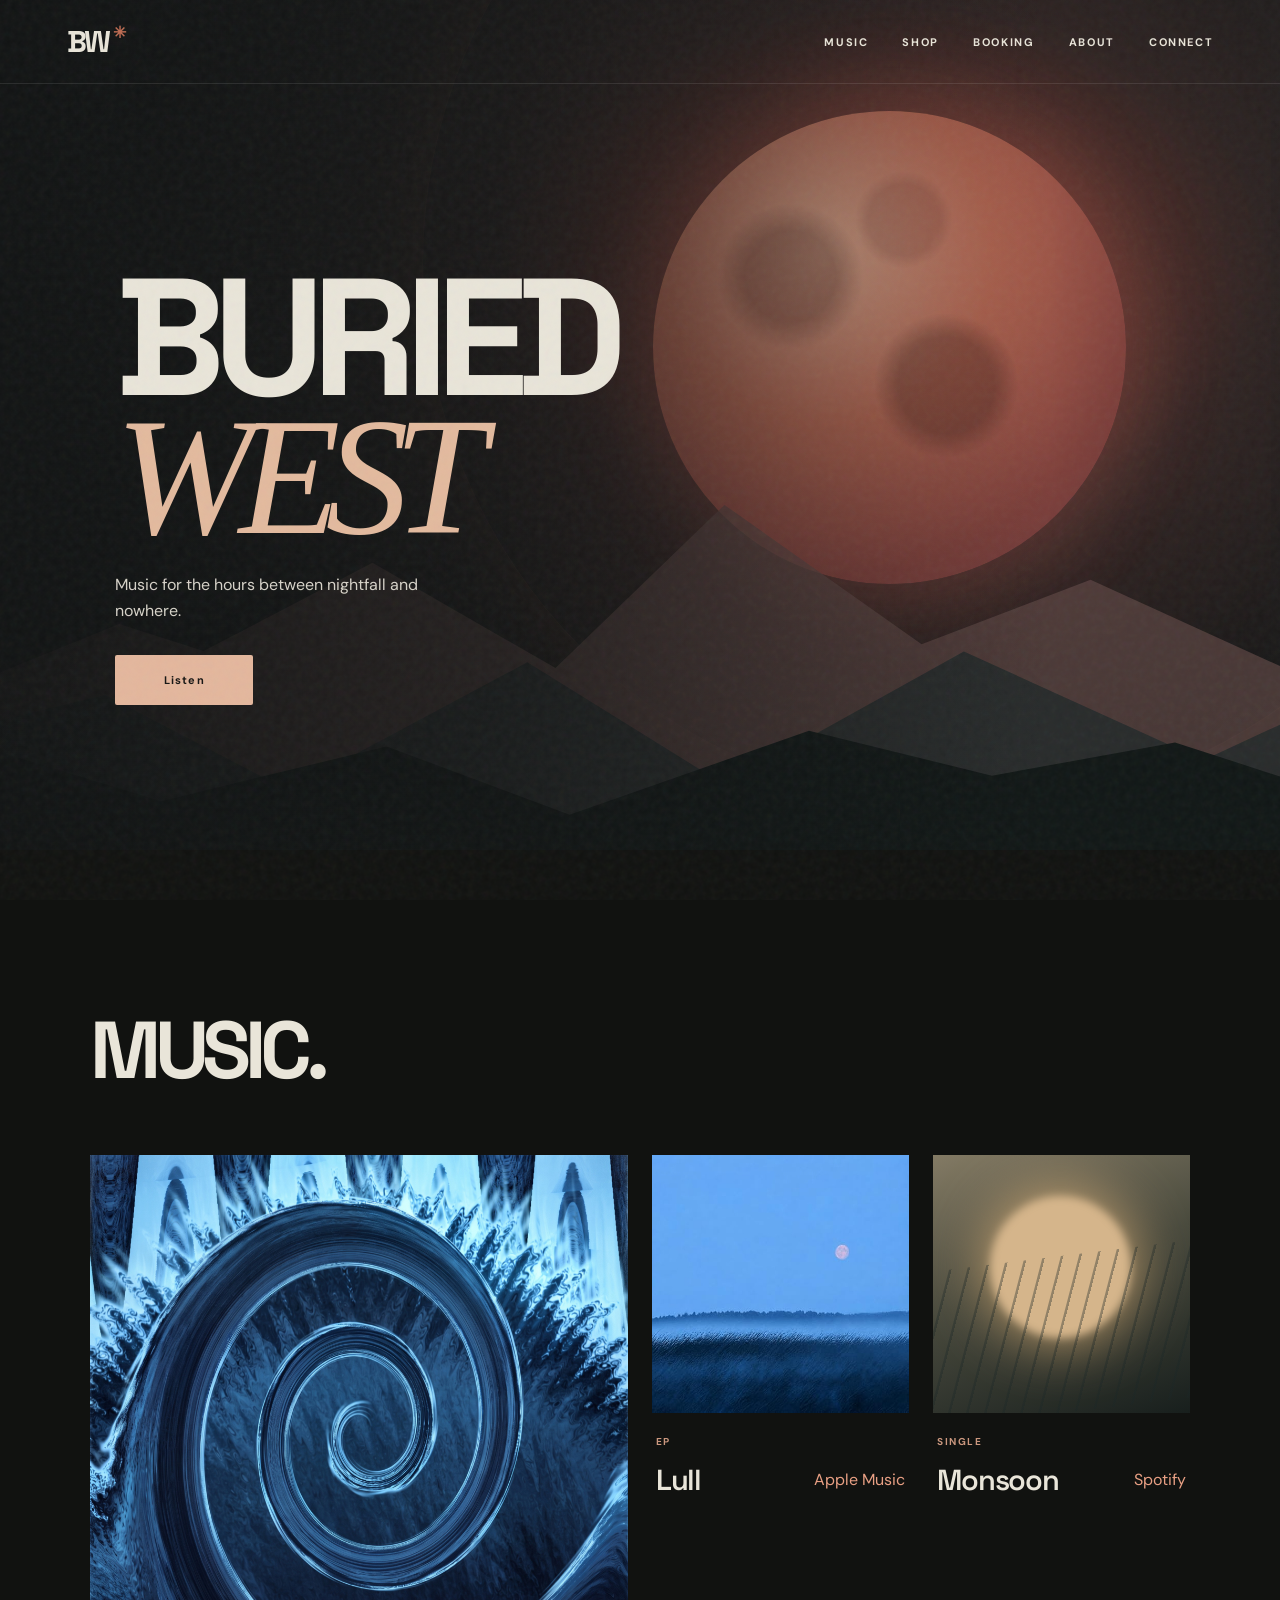
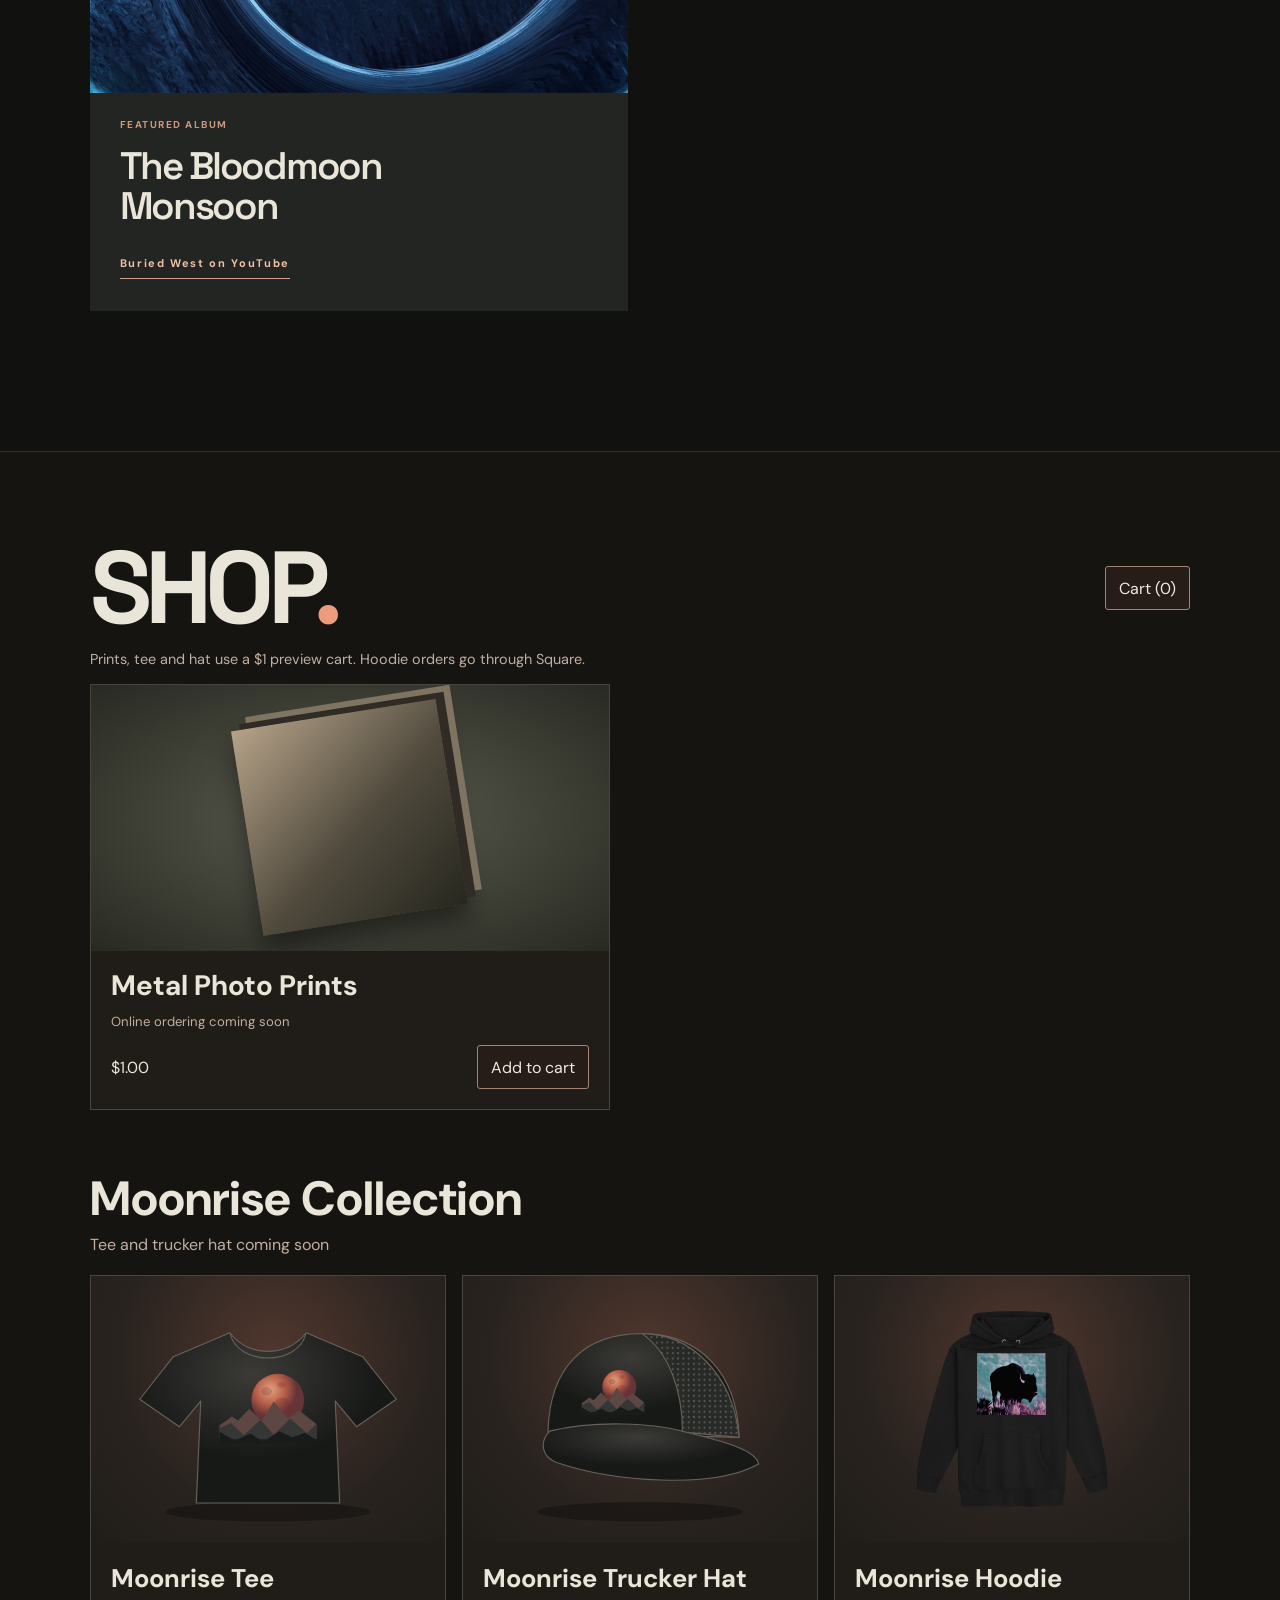
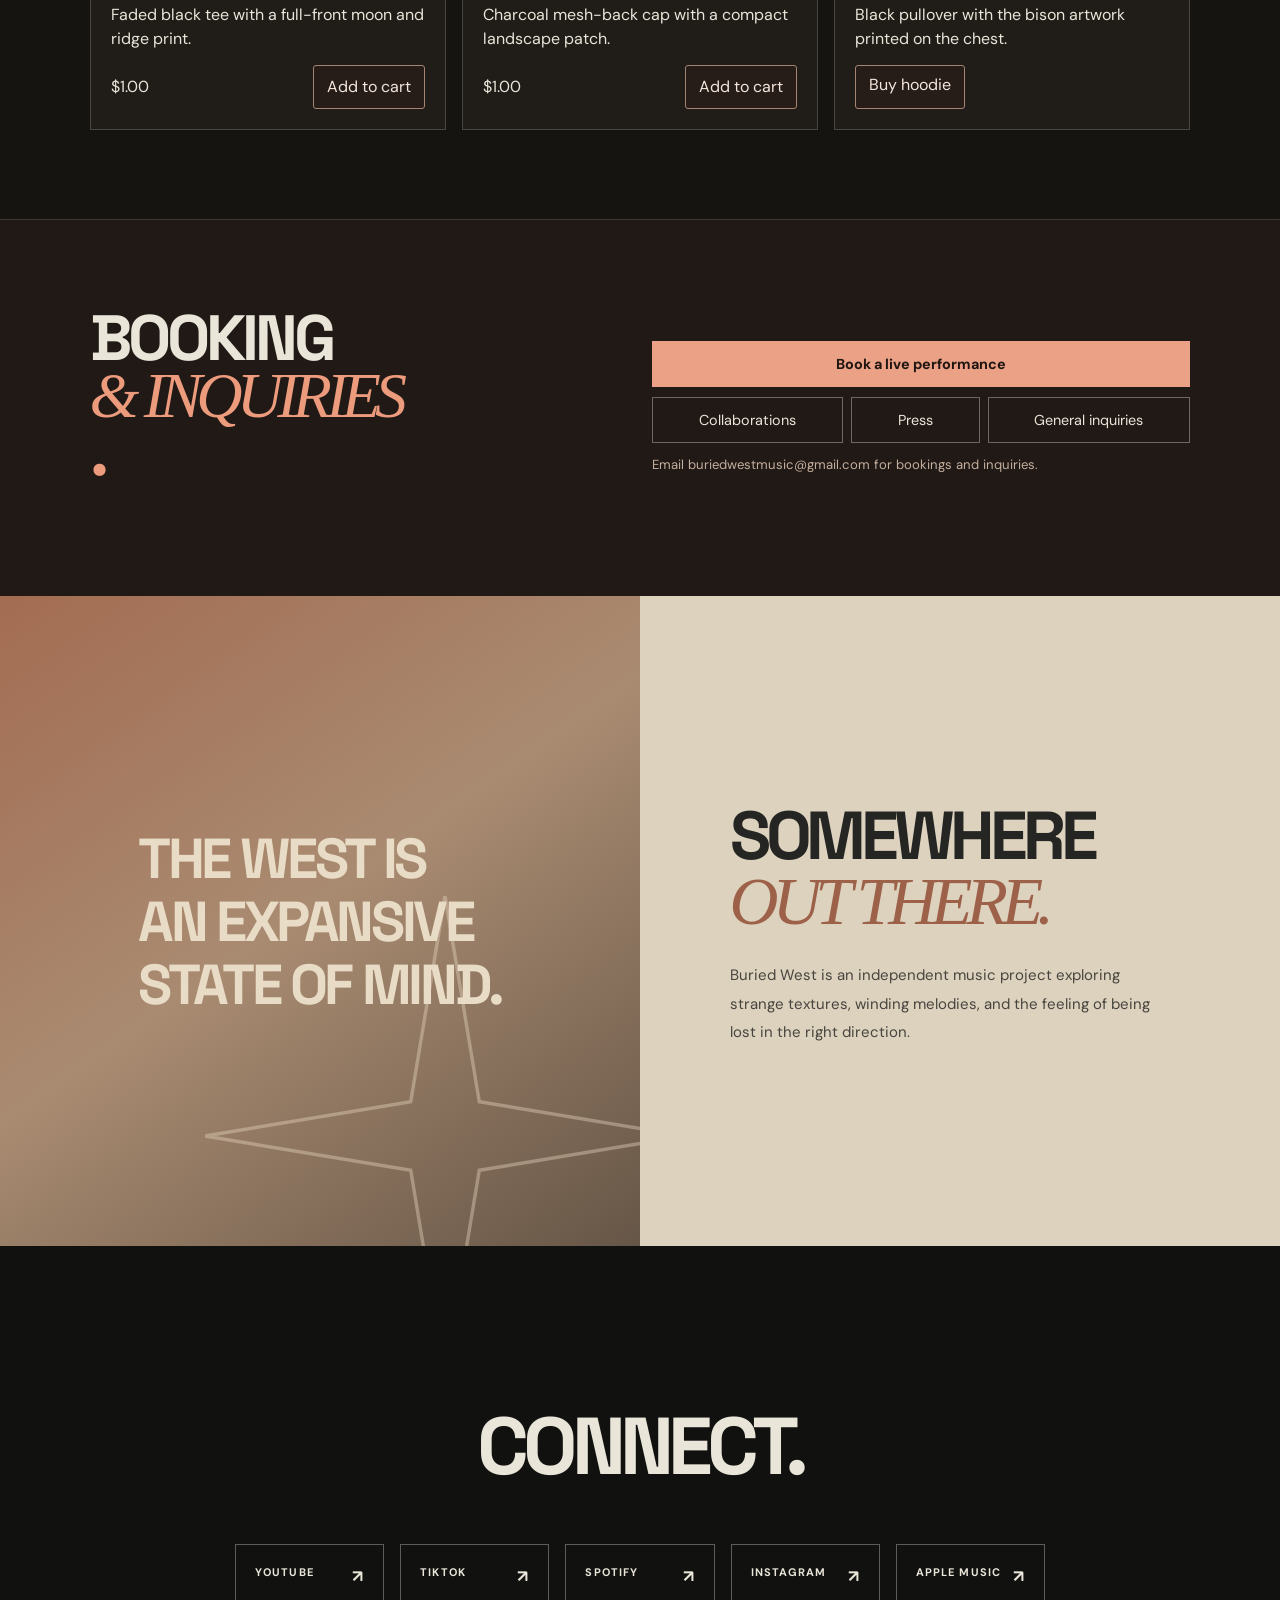
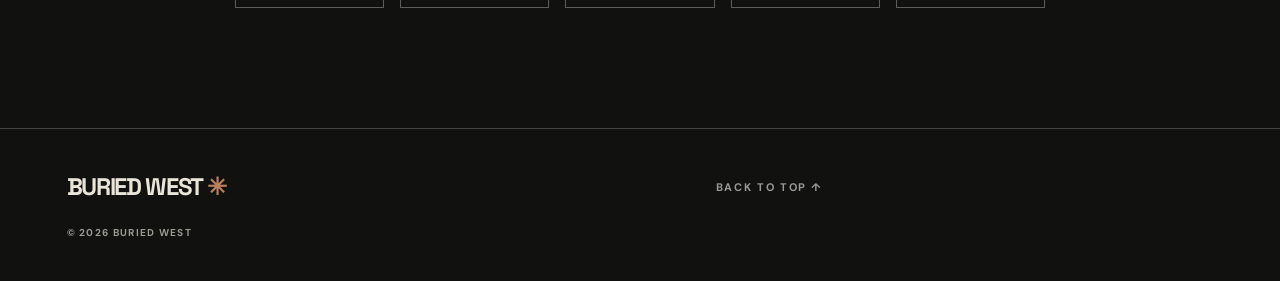
<file: index.html>
<!DOCTYPE html>
<html lang="en">
<head>
  <meta charset="utf-8" />
  <meta name="viewport" content="width=device-width, initial-scale=1" />
  <meta name="theme-color" content="#10100f" />
  <meta name="description" content="Buried West. Independent music from somewhere between the desert, the mountains, and the moon. Explore The Bloodmoon Monsoon." />
  <meta property="og:title" content="Buried West | The Bloodmoon Monsoon" />
  <meta property="og:description" content="Independent music. Strange weather. New worlds." />
  <meta property="og:type" content="website" />
  <title>Buried West | Music & Strange Weather</title>
  <link rel="icon" type="image/svg+xml" href="favicon.svg" />
  <link rel="stylesheet" href="styles.css?v=polish-1" />
</head>
<body>
  <div class="texture" aria-hidden="true"></div>
  <header class="site-header" id="top">
    <a class="wordmark" href="#top" aria-label="Buried West, home">BW<span class="wordmark-spark">✳</span></a>
    <nav aria-label="Main navigation">
      <a href="#music">MUSIC</a>
      <a href="#shop">SHOP</a>
      <a href="#booking">BOOKING</a>
      <a href="#about">ABOUT</a>
      <a href="#connect">CONNECT</a>
    </nav>
  </header>

  <main>
    <section class="hero" aria-labelledby="hero-title">
      <div class="hero-landscape" aria-hidden="true">
        <div class="halo"></div><div class="moon"></div>
        <div class="mountain mountain-back"></div><div class="mountain mountain-mid"></div><div class="mountain mountain-front"></div>
      </div>
      <div class="hero-content">
        <h1 id="hero-title">BURIED<br><em>WEST</em></h1>
        <p class="hero-subtitle">Music for the hours between nightfall and nowhere.</p>
        <div class="hero-actions">
          <a class="button button-primary" href="#music">Listen</a>
        </div>
      </div>
    </section>


    <section class="section music-section" id="music" aria-labelledby="music-title">
      <div class="section-heading"><div><h2 id="music-title">MUSIC<span>.</span></h2></div></div>
      <div class="release-grid">
        <article class="release release-featured">
          <div class="release-art">
            <img src="bloodmoon-monsoon.jpg" alt="The Bloodmoon Monsoon album cover by Buried West, featuring a blue spiral" width="2048" height="2048" style="display:block;width:100%;height:100%;object-fit:contain" loading="lazy" />
          </div>
          <div class="release-copy"><p class="tag">FEATURED ALBUM</p><h3>The Bloodmoon<br>Monsoon</h3><a class="underlined-link" href="https://www.youtube.com/@buriedwest" target="_blank" rel="noopener noreferrer">Buried West on YouTube</a></div>
        </article>
        <article class="release release-small"><div class="release-art"><img src="lull-cover.jpg" alt="Lull EP cover by Buried West" width="472" height="472" style="display:block;width:100%;height:100%;object-fit:cover" loading="lazy" /></div><div class="small-copy"><p class="tag">EP</p><h3>Lull</h3><a class="release-listen" href="https://music.apple.com/us/album/monsoon/6785330533?i=6785330534" target="_blank" rel="noopener noreferrer" aria-label="Listen to Monsoon from Lull on Apple Music">Apple Music</a></div></article>
        <article class="release release-small"><div class="release-art monsoon-art"><div class="monsoon-sun"></div></div><div class="small-copy"><p class="tag">SINGLE</p><h3>Monsoon</h3><a class="release-listen" href="https://open.spotify.com/track/30j12um608i6By1sResx1j" target="_blank" rel="noopener noreferrer" aria-label="Listen to Monsoon on Spotify">Spotify</a></div></article>
      </div>
    </section>


    <div class="artist-services">
      <section class="artist-section" id="shop" aria-labelledby="shop-title">
        <div class="store-header">
          <h2 id="shop-title">SHOP<span>.</span></h2>
          <button type="button" class="store-button" id="open-cart">Cart (<span id="cart-count">0</span>)</button>
        </div>
        <p class="store-test-note">Prints, tee and hat use a $1 preview cart. Hoodie orders go through Square.</p>
        <p id="cart-status" class="visually-hidden" role="status"></p>
        <div class="shop-grid">
          <article class="shop-card shop-feature">
            <div class="shop-art shop-art-releases" aria-hidden="true"><span class="release-sleeve"></span></div>
            <div class="shop-copy">
              
              <h3>Metal Photo Prints</h3>
              
              <p class="shop-note">Online ordering coming soon</p><div class="store-item-actions"><span>$1.00</span><button type="button" class="store-button" data-product="Metal Photo Prints" aria-label="Add Metal Photo Prints to cart">Add to cart</button></div>
            </div>
          </article>
        </div>
        <div class="merch-heading">
          <h3>Moonrise Collection</h3>
          <p>Tee and trucker hat coming soon</p>
        </div>
        <div class="merch-grid">
          <article class="shop-card">
            <div class="merch-art"><img src="moonrise-tee.svg" alt="Moonrise Tee design mockup with a rust-red moon and mountain ridges" width="400" height="300" loading="lazy"></div>
            <div class="shop-copy"><h4>Moonrise Tee</h4><p>Faded black tee with a full-front moon and ridge print.</p><div class="store-item-actions"><span>$1.00</span><button type="button" class="store-button" data-product="Moonrise Tee" aria-label="Add Moonrise Tee to cart">Add to cart</button></div></div>
          </article>
          <article class="shop-card">
            <div class="merch-art"><img src="moonrise-trucker-hat.svg" alt="Moonrise Trucker Hat design mockup with a rust-red moon and mountain ridges" width="400" height="300" loading="lazy"></div>
            <div class="shop-copy"><h4>Moonrise Trucker Hat</h4><p>Charcoal mesh-back cap with a compact landscape patch.</p><div class="store-item-actions"><span>$1.00</span><button type="button" class="store-button" data-product="Moonrise Trucker Hat" aria-label="Add Moonrise Trucker Hat to cart">Add to cart</button></div></div>
          </article>
          <article class="shop-card">
            <div class="merch-art"><a href="moonrise-hoodie-product.webp" target="_blank" rel="noopener" aria-label="Enlarge the Moonrise Hoodie product photo"><img src="moonrise-hoodie-product.webp" alt="Black Moonrise Hoodie with a blue and purple bison print on the chest" width="1536" height="2048" loading="lazy" style="aspect-ratio:4/3;object-fit:contain"></a></div>
            <div class="shop-copy"><h4>Moonrise Hoodie</h4><p>Black pullover with the bison artwork printed on the chest.</p><div class="store-item-actions"><a class="store-button" href="https://square.link/u/uBnZDCUt">Buy hoodie</a></div></div>
          </article>
        </div>
      </section>
      <section class="artist-section booking-section" id="booking" aria-labelledby="booking-title">
        <div>
          <h2 id="booking-title">BOOKING <em>&amp; INQUIRIES</em><span>.</span></h2>
          
        </div>
        <div class="booking-options">
          <a class="booking-email booking-primary" href="mailto:buriedwestmusic@gmail.com?subject=Buried%20West%20live%20booking%20inquiry&amp;body=Event%20date%3A%0ACity%3A%0AVenue%3A%0ABrief%20event%20description%3A">Book a live performance</a>
          <div class="booking-secondary">
            <a class="booking-email" href="mailto:buriedwestmusic@gmail.com?subject=Buried%20West%20collaboration%20inquiry">Collaborations</a>
            <a class="booking-email" href="mailto:buriedwestmusic@gmail.com?subject=Buried%20West%20press%20inquiry">Press</a>
            <a class="booking-email" href="mailto:buriedwestmusic@gmail.com?subject=Buried%20West%20general%20inquiry">General inquiries</a>
          </div>
          <p class="shop-note">Email buriedwestmusic@gmail.com for bookings and inquiries.</p>
        </div>
      </section>
    </div>
    <section class="about-section" id="about" aria-labelledby="about-title"><div class="about-design"><span>THE WEST IS<br>AN EXPANSIVE<br>STATE OF MIND.</span><svg class="star" viewBox="0 0 140 140" aria-hidden="true"><path d="M70 0L80 60L140 70L80 80L70 140L60 80L0 70L60 60Z" fill="none" stroke="currentColor" stroke-width="1"/></svg></div><div class="about-copy"><h2 id="about-title">SOMEWHERE<br><em>OUT THERE.</em></h2><p>Buried West is an independent music project exploring strange textures, winding melodies, and the feeling of being lost in the right direction.</p></div></section>
    <section class="connect-section" id="connect" aria-labelledby="connect-title"><h2 id="connect-title">CONNECT<span>.</span></h2><div class="social-links"><a href="https://www.youtube.com/@buriedwest" target="_blank" rel="noopener noreferrer">YOUTUBE <span>↗</span></a><a href="https://www.tiktok.com/@buriedwest" target="_blank" rel="noopener noreferrer">TIKTOK <span>↗</span></a><a href="https://open.spotify.com/artist/3DHJV2hUNNPTGUX0SxPEcs" target="_blank" rel="noopener noreferrer">SPOTIFY <span>↗</span></a><a href="https://www.instagram.com/buriedwest/" target="_blank" rel="noopener noreferrer">INSTAGRAM <span>↗</span></a><a href="https://music.apple.com/us/artist/buried-west/6785065022" target="_blank" rel="noopener noreferrer">APPLE MUSIC <span>↗</span></a></div></section>
  </main>
  <footer><a class="footer-brand" href="#top">BURIED WEST <span>✳</span></a><a href="#top">BACK TO TOP ↑</a><small>© <span id="year">2026</span> BURIED WEST</small></footer>
  <dialog id="store-cart" class="store-cart" aria-labelledby="cart-title">
    <div class="store-header"><h2 id="cart-title">Your cart</h2><button type="button" class="store-button" id="close-cart">Close</button></div>
    <div id="cart-content"></div>
    <div id="cart-summary">
      <p class="cart-total">Subtotal <strong id="cart-total">$0.00</strong></p>
      <p class="store-test-note">Preview only. Shipping, taxes, and payments are disabled.</p>
      <button type="button" class="store-button store-checkout" id="test-checkout">Complete test checkout</button>
    </div>
  </dialog>
  <script src="script.js?v=polish-1" defer></script>
</body></html>
</file>
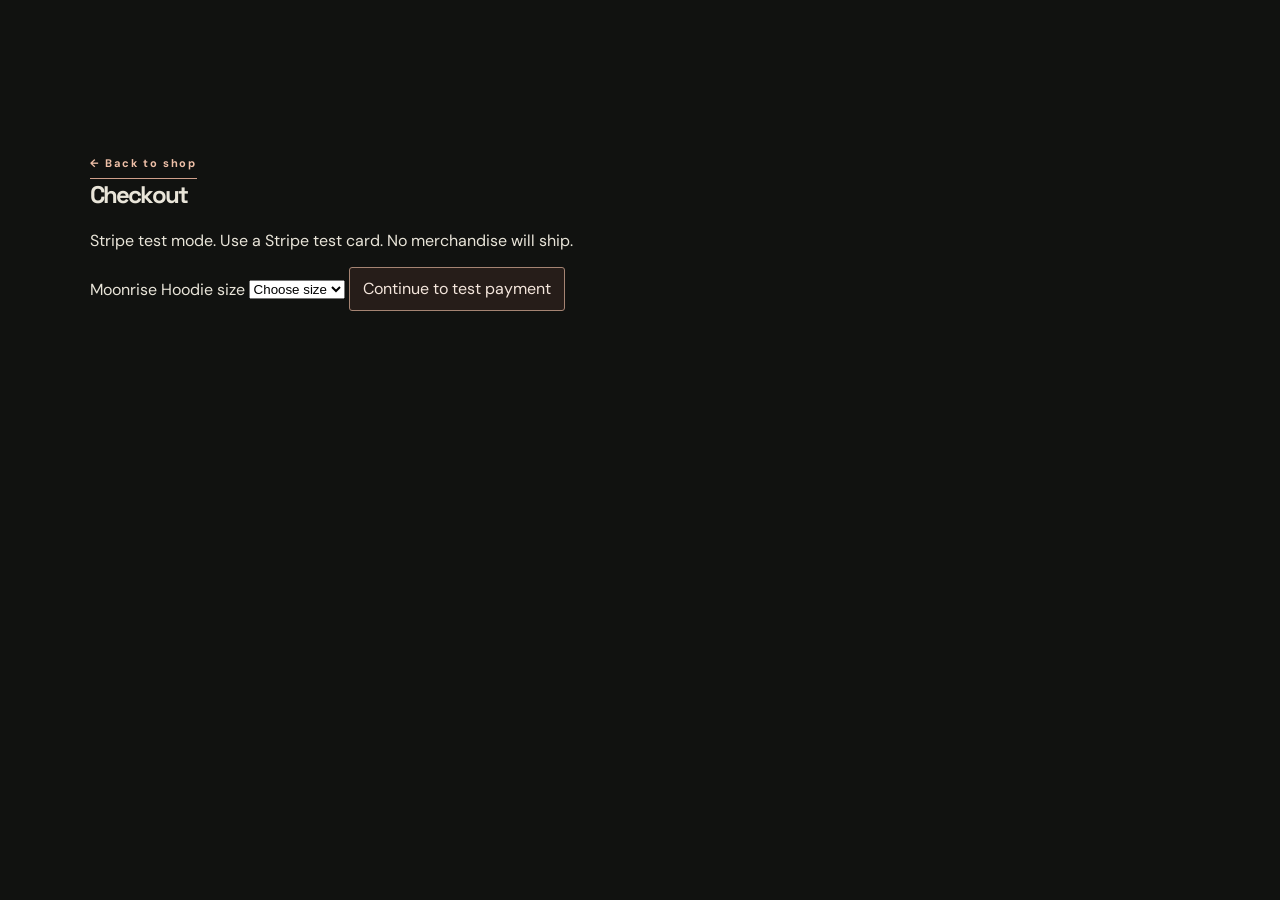
<file: checkout.html>
<!doctype html>
<html lang="en">
<head>
  <meta charset="utf-8">
  <meta name="viewport" content="width=device-width, initial-scale=1">
  <title>Checkout | Buried West</title>
  <link rel="stylesheet" href="/styles.css">
  <script src="https://js.stripe.com/endive/stripe.js" defer></script>
  <script src="/checkout.js" defer></script>
</head>
<body>
  <main class="section">
    <a class="underlined-link" href="/#shop">← Back to shop</a>
    <h2>Checkout</h2>
    <p>Stripe test mode. Use a Stripe test card. No merchandise will ship.</p>
    <form id="checkout-form">
      <label for="hoodie-size">Moonrise Hoodie size</label>
      <select id="hoodie-size" name="size" required>
        <option value="">Choose size</option>
        <option>S</option>
        <option>M</option>
        <option>L</option>
        <option>XL</option>
        <option>2XL</option>
      </select>
      <button class="store-button">Continue to test payment</button>
    </form>
    <p id="checkout-status" role="status"></p>
    <div id="checkout"></div>
  </main>
</body>
</html>
</file>
<file: styles.css>
@import url('https://fonts.googleapis.com/css2?family=DM+Sans:wght@400;500;600;700&family=Space+Grotesk:wght@400;500;600;700&display=swap');
:root{--ink:#111210;--paper:#e9e5d9;--rust:#b7583c;--pale:#f1ede1;--muted:#9e9b90}*{box-sizing:border-box}html{scroll-behavior:smooth}body{margin:0;background:var(--ink);color:var(--paper);font-family:'DM Sans',Arial,sans-serif;-webkit-font-smoothing:antialiased}a{color:inherit;text-decoration:none}button,a{touch-action:manipulation}a:focus-visible{outline:2px solid #e6b79c;outline-offset:5px}.texture{position:fixed;inset:0;pointer-events:none;z-index:20;opacity:.14;background-image:url("data:image/svg+xml,%3Csvg viewBox='0 0 160 160' xmlns='http://www.w3.org/2000/svg'%3E%3Cfilter id='n'%3E%3CfeTurbulence type='fractalNoise' baseFrequency='.81' numOctaves='3' stitchTiles='stitch'/%3E%3C/filter%3E%3Crect width='100%25' height='100%25' filter='url(%23n)' opacity='.35'/%3E%3C/svg%3E")}.site-header{height:84px;display:flex;align-items:center;justify-content:space-between;padding:0 clamp(24px,5.2vw,90px);border-bottom:1px solid #ffffff19;position:absolute;z-index:15;top:0;width:100%}.wordmark{font:700 30px 'Space Grotesk',sans-serif;letter-spacing:-.1em}.wordmark-spark{color:#bd6b52;font-size:16px;margin-left:5px;vertical-align:top}.site-header nav{display:flex;gap:36px}.site-header nav a,.header-listen,.eyebrow,.hero-footnote,.tag,.underlined-link,.section-note,.release-disclaimer,.connect-caption,footer,.intro-band,.text-link{font-size:11px;font-weight:700;letter-spacing:.15em}.site-header nav a,.header-listen{transition:color .2s}.site-header nav a:hover,.header-listen:hover{color:#ec9b7c}.header-listen{border:1px solid #e9e5d96b;border-radius:999px;padding:12px 19px}.hero{height:min(850px,100svh);min-height:630px;position:relative;display:flex;align-items:center;overflow:hidden;background:radial-gradient(ellipse at 69% 31%,#69352c 0%,#2a2322 31%,#131515 69%,#101312 100%)}.hero:before{content:"";position:absolute;inset:0;background:linear-gradient(90deg,#121414ee 0%,#121414a8 39%,transparent 82%);z-index:2}.hero-landscape{position:absolute;inset:0;overflow:hidden}.moon{position:absolute;width:min(37vw,490px);aspect-ratio:1;right:12%;top:13%;border-radius:50%;background:radial-gradient(circle at 36% 30%,#e0a182 0%,#b95f48 38%,#863d37 72%,#663337 100%);box-shadow:0 0 75px 18px #c95d4e48,0 0 200px 70px #ad413833;filter:saturate(.85)}.moon:after{content:"";position:absolute;inset:0;border-radius:50%;background:radial-gradient(circle at 62% 58%,#2c191a44 0 12%,transparent 18%),radial-gradient(circle at 29% 35%,#5e343552 0 10%,transparent 16%),radial-gradient(circle at 53% 23%,#6f37382b 0 8%,transparent 11%);mix-blend-mode:multiply}.halo{position:absolute;right:-18%;top:-33%;width:85%;aspect-ratio:1;border-radius:50%;border:1px solid #ff977514;box-shadow:0 0 80px #d07a5220}.mountain{position:absolute;inset:auto -5% 0;height:40%;clip-path:polygon(0 73%,13% 51%,19% 59%,31% 33%,44% 64%,56% 16%,70% 57%,82% 38%,100% 72%,100% 100%,0 100%)}.mountain-back{bottom:7%;background:#5d4743;opacity:.7;filter:blur(5px)}.mountain-mid{height:32%;background:#282b2b;clip-path:polygon(0 58%,12% 43%,25% 78%,42% 31%,56% 76%,73% 27%,90% 67%,100% 43%,100% 100%,0 100%)}.mountain-front{height:23%;background:#111716;clip-path:polygon(0 40%,16% 75%,32% 47%,45% 82%,62% 39%,75% 62%,88% 45%,100% 73%,100% 100%,0 100%)}.hero-content{position:relative;z-index:5;margin:92px clamp(24px,9vw,145px) 0}.eyebrow{color:#e8af92}.asterisk{font-size:16px;margin-right:11px}h1,h2,h3,p{margin-top:0}h1,h2{font-family:'Space Grotesk',Arial,sans-serif;font-weight:700;letter-spacing:-.075em}h1{font-size:clamp(90px,13vw,210px);line-height:.83;margin:31px 0 26px}h1 em,h2 em{font-family:Georgia,serif;font-style:italic;font-weight:400;letter-spacing:-.09em}h1 em{color:#e3ba9e}.hero-subtitle{max-width:330px;font-size:16px;line-height:1.65;color:#d7d3c9}.hero-actions{display:flex;gap:26px;align-items:center;margin-top:30px;flex-wrap:wrap}.button{border-radius:2px;display:inline-flex;align-items:center;justify-content:space-between;gap:28px;padding:18px 19px;font-weight:700;font-size:11px;letter-spacing:.11em;transition:transform .2s,background .2s}.button:hover{transform:translateY(-2px)}.button-primary{background:#e4b79d;color:#151513}.button-primary:hover{background:#f2cbb3}.text-link{border-bottom:1px solid #e6ddcb;padding-bottom:8px}.hero-footnote{position:absolute;z-index:5;bottom:32px;left:clamp(24px,5.2vw,90px);right:clamp(24px,5.2vw,90px);display:flex;justify-content:space-between;color:#bbb9b0;font-size:10px}.intro-band{display:flex;align-items:center;justify-content:space-around;gap:20px;background:#d9c8ad;color:#292421;padding:19px 30px;text-align:center}.intro-band p{margin:0}.intro-band span{font-size:18px}.section{max-width:1480px;margin:auto;padding:140px clamp(24px,7vw,110px)}.section-heading{display:flex;justify-content:space-between;align-items:end;margin-bottom:65px;gap:20px}.section-heading h2,.about-copy h2,.connect-section h2{font-size:clamp(46px,6.3vw,96px);line-height:.97;margin:22px 0 0}.section-heading h2 em,.about-copy h2 em{color:#bb7f69}.muted{color:#b58d77}.section-note{max-width:195px;line-height:2;color:#9e9b90;margin-bottom:8px}.release-grid{display:grid;grid-template-columns:1.15fr .55fr .55fr;gap:24px}.release{min-width:0}.release-featured{background:#232522}.release-art{aspect-ratio:1;position:relative;overflow:hidden}.bloodmoon-art{background:radial-gradient(ellipse at 54% 40%,#774e4a 0,#3b3030 45%,#1d2020 75%)}.art-moon{position:absolute;aspect-ratio:1;width:57%;left:21%;top:15%;border-radius:50%;background:radial-gradient(circle at 35% 28%,#f2b096,#aa5245 53%,#522e36);box-shadow:0 0 70px #ae655c80}.art-ridge{position:absolute;bottom:-2%;height:42%;width:115%;left:-8%;background:#171c1c;clip-path:polygon(0 57%,20% 20%,33% 65%,52% 5%,78% 72%,90% 31%,100% 60%,100% 100%,0 100%)}.art-stamp{position:absolute;bottom:20px;left:22px;font-size:10px;letter-spacing:.2em;font-weight:700;color:#e9dacf;z-index:2}.release-copy{padding:25px 30px 32px}.tag{color:#cc987f;font-size:10px}.release-copy h3{font:600 clamp(26px,3vw,46px)/1.03 'Space Grotesk';letter-spacing:-.06em;margin:15px 0}.release-copy>p:not(.tag){color:#bdbdb4;font-size:14px;line-height:1.7;max-width:330px}.underlined-link{display:inline-block;border-bottom:1px solid #d0a08b;padding:12px 0 8px;margin-top:4px;color:#efc0a8}.lull-art{background:linear-gradient(150deg,#2a3338,#51565b 45%,#202727)}.lull-circle{position:absolute;width:59%;aspect-ratio:1;top:17%;left:21%;border-radius:50%;background:radial-gradient(circle at 38% 34%,#e0d4bf,#807e78 63%,#32353a);box-shadow:0 0 55px #dbd2b64b}.monsoon-art{background:linear-gradient(160deg,#837a64,#494a3e 46%,#181f1d)}.monsoon-sun{position:absolute;left:22%;top:16%;width:55%;aspect-ratio:1;border-radius:50%;background:#d5b58b;filter:blur(4px);box-shadow:0 0 60px #d9af76}.monsoon-art:before{content:"";position:absolute;z-index:1;inset:39% 0 0;background:repeating-linear-gradient(105deg,transparent 0 15px,#1b27275c 16px 18px);transform:skewY(-7deg)}.small-copy{display:flex;align-items:center;gap:10px;flex-wrap:wrap;padding:22px 4px}.small-copy .tag{width:100%;margin:0}.small-copy h3{font:600 29px 'Space Grotesk';letter-spacing:-.04em;margin:0;flex:1}.small-copy a{font-size:22px}.release-disclaimer{color:#84847d;font-weight:500;line-height:1.7;font-size:10px;letter-spacing:.03em;margin:28px 0 0}.about-section{display:grid;grid-template-columns:1fr 1fr;min-height:650px;background:#dcd2bd;color:#252524}.about-design{position:relative;overflow:hidden;display:flex;align-items:center;justify-content:center;background:linear-gradient(145deg,#a36c52,#a98b71 48%,#665647);padding:60px}.about-design>span{position:relative;z-index:2;font:700 clamp(36px,4.4vw,65px)/1.12 'Space Grotesk';letter-spacing:-.06em;color:#e8dcc6}.star{position:absolute;right:-7%;bottom:-20%;width:75%;color:#e9d8c2;opacity:.4}.about-copy{padding:clamp(65px,9vw,145px) clamp(30px,7vw,110px);display:flex;flex-direction:column;align-items:flex-start;justify-content:center}.about-copy h2{margin-bottom:26px;font-size:clamp(43px,5.3vw,76px)}.about-copy h2 em{color:#9d6049}.about-copy>p:not(.eyebrow){font-size:15px;line-height:1.9;max-width:420px;color:#48443f}.about-copy .underlined-link{color:#754a3c;border-color:#754a3c;margin-top:12px}.connect-section{padding:140px 24px 120px;text-align:center}.connect-section h2{margin:22px 0 20px}.connect-section em{color:#c58a72}.connect-section>p:not(.eyebrow):not(.connect-caption){color:#b5b2a8;line-height:1.7}.social-links{display:flex;gap:16px;max-width:810px;margin:58px auto 0}.social-links a{flex:1;display:flex;justify-content:space-between;gap:10px;padding:20px 19px;border:1px solid #5c5e58;font-weight:700;letter-spacing:.1em;font-size:11px;text-align:left;transition:background .2s}.social-links a:hover{background:#2d2d2a}.social-links span{font-size:17px}.connect-caption{font-size:10px;letter-spacing:.03em;color:#8c8983;margin-top:26px;font-weight:400}footer{border-top:1px solid #44443e;display:grid;grid-template-columns:1fr 1fr 1fr;gap:24px;padding:42px clamp(24px,5.2vw,90px);align-items:center;color:#999a92}footer .footer-brand{font:700 24px 'Space Grotesk';color:var(--paper);letter-spacing:-.055em}footer .footer-brand span{color:#bb7e60}footer>a:nth-of-type(2){text-align:right}footer small{grid-column:1/-1;font-size:10px;letter-spacing:.13em}
@media(max-width:950px){.release-grid{grid-template-columns:1fr 1fr}.release-featured{grid-column:1/-1;display:grid;grid-template-columns:1fr 1fr}.release-featured .release-art{height:100%;aspect-ratio:auto;min-height:300px}.release-copy{display:flex;flex-direction:column;justify-content:center}.section{padding:95px 32px}.about-section{min-height:550px}.about-copy{padding:55px 32px}.moon{width:48vw;right:3%}}@media(max-width:620px){.site-header{height:72px;padding:0 20px}.site-header nav{gap:14px}.site-header nav a{font-size:9px;letter-spacing:.07em}.header-listen{display:none}.hero{min-height:660px;max-height:790px;height:94svh}.hero-content{margin:74px 25px 0}.hero:before{background:linear-gradient(0deg,#121414ec 0%,#1214148c 52%,#12141433 100%)}.moon{width:80vw;top:16%;right:-12%;opacity:.75}h1{font-size:clamp(82px,19vw,132px)}.hero-subtitle{font-size:14px;max-width:260px}.hero-actions{gap:21px}.text-link{font-size:10px}.hero-footnote{left:25px;right:25px;font-size:8px}.intro-band{font-size:9px;padding:16px 10px}.intro-band span{display:none}.section{padding:78px 22px}.section-heading{display:block;margin-bottom:37px}.section-heading h2{font-size:clamp(45px,10vw,65px)}.section-note{margin:24px 0 0}.release-grid{gap:14px}.release-featured{display:block}.release-featured .release-art{aspect-ratio:1;min-height:0}.release-copy{padding:24px}.release-copy h3{font-size:35px}.small-copy h3{font-size:22px}.small-copy{padding:17px 0}.about-section{grid-template-columns:1fr}.about-design{min-height:370px}.about-copy{padding:80px 25px}.about-copy h2{font-size:58px}.connect-section{padding:90px 24px}.connect-section h2{font-size:72px}.social-links{display:block;margin-top:40px}.social-links a{margin:12px 0}footer{display:flex;flex-direction:column;text-align:center;gap:20px}footer>a:nth-of-type(2){text-align:center}}@media(prefers-reduced-motion:reduce){html{scroll-behavior:auto}*{transition:none!important}}

.artist-services{background:#161411;color:#e9e5d9;border-top:1px solid #ffffff22}
.artist-section{padding:clamp(42px,7vw,100px) clamp(24px,7vw,110px);scroll-margin-top:20px}
.artist-section h2{margin:0 0 24px;font-size:clamp(2.7rem,8vw,7rem);line-height:.9;letter-spacing:-.065em}
.artist-section h2 span{color:#ec9b7c}
.shop-grid{display:grid;grid-template-columns:minmax(0, 520px);gap:16px}
.shop-card{background:#201d19;border:1px solid #e9e5d933;min-width:0}
.shop-art{aspect-ratio:1.95;position:relative;overflow:hidden;display:grid;place-items:center}
.shop-art-releases{background:radial-gradient(ellipse,#5b5d50,#282a22)}
.release-sleeve{width:40%;aspect-ratio:1;transform:rotate(-9deg);background:linear-gradient(140deg,#b5a288,#504a3d 55%,#27271f);box-shadow:9px -6px 0 #302b25,16px -12px 0 #7f7462,0 14px 24px #0007}
.shop-copy{padding:20px}
.shop-copy h3{font-size:clamp(1.25rem,2.2vw,2rem);line-height:1.1;margin:0 0 10px}
.shop-copy .tag{color:#ec9b7c;margin:0 0 10px}
.shop-copy p,.booking-section p{font-size:1rem;line-height:1.5;margin:0 0 12px}
.artist-section .shop-note{font-size:.82rem;color:#c3afa0;margin:0}
.booking-section{display:grid;grid-template-columns:1fr 1fr;gap:24px;border-top:1px solid #ffffff22;background:#211915;align-items:center}
.booking-section h2{font-size:clamp(2.5rem,5vw,5rem)}
.booking-section h2 em{display:block;color:#ec9b7c}
.booking-email{display:inline-flex;align-items:center;justify-content:center;background:none;color:#e9e5d9;border:1px solid #e9e5d963;padding:12px 14px;min-height:46px;font:inherit;font-size:.9rem;text-align:center}
.booking-primary{background:#eaa186;color:#201511;border-color:#eaa186;font-weight:700;width:100%;margin-bottom:10px}
.booking-secondary{display:flex;flex-wrap:wrap;gap:8px;margin-bottom:12px}
.booking-secondary .booking-email{flex:1 1 auto}
@media(max-width:740px){
  .shop-grid{grid-template-columns:1fr;gap:12px}
  .shop-feature{grid-column:1/-1}
  .booking-section{grid-template-columns:1fr;gap:16px}
  .shop-copy{padding:14px}
  .site-header nav{flex-wrap:wrap;justify-content:flex-end;column-gap:9px;row-gap:8px}
}
@media(max-width:350px){.site-header{padding-inline:12px}}

.merch-heading{margin-block:clamp(35px,5vw,65px) 18px}
.merch-heading h3{font-size:clamp(1.65rem,4vw,3rem);line-height:1.05;margin:0 0 8px}
.merch-heading p{color:#c3afa0;margin:0;line-height:1.5}
.merch-grid{display:grid;grid-template-columns:repeat(3,minmax(0,1fr));gap:16px}
.merch-art{background:radial-gradient(ellipse at 52% 30%,#51372e,#29231f 60%,#201d19)}
.merch-art img{display:block;width:100%;height:auto}
.merch-grid h4{font-size:clamp(1.15rem,2vw,1.6rem);margin:0 0 8px}
.merch-grid .shop-copy p{margin:0}
@media(max-width:740px){.merch-grid{grid-template-columns:repeat(2,minmax(0,1fr));gap:12px}}
@media(max-width:470px){.merch-grid{grid-template-columns:1fr}}

.hero-actions .button-primary{min-width:138px;justify-content:center}
.site-header nav{margin-left:auto;gap:clamp(10px,3vw,34px)}
.site-header nav a{display:inline-flex;align-items:center;min-height:44px}
.small-copy .release-listen{position:static;display:inline-flex;align-items:center;min-height:44px;width:auto;height:auto;border:0;padding:0;font:inherit;color:#e9a084}
.store-header,.store-item-actions,.cart-total,.cart-row{display:flex;align-items:center;justify-content:space-between;gap:12px}
.store-header h2{margin:0}
.store-test-note{font-size:.9rem;color:#c3afa0;margin:16px 0}
.store-button{min-height:44px;padding:8px 13px;border:1px solid #a58473;background:#261d19;color:#f4e6dc;font:inherit;cursor:pointer;border-radius:3px}
.store-button:hover{background:#49332a}
.store-button:focus-visible,.release-listen:focus-visible{outline:2px solid #ec9b7c;outline-offset:3px}
.store-item-actions{margin-top:auto;padding-top:14px}
.merch-grid .shop-card,.merch-grid .shop-copy{display:flex;flex-direction:column}
.merch-grid .shop-copy{flex:1}
.store-cart{width:min(540px,calc(100% - 32px));max-height:85dvh;overflow:auto;background:#211915;color:#e9e5d9;border:1px solid #a58473;padding:clamp(16px,4vw,28px)}
.store-cart::backdrop{background:#090807ba}
.cart-row{flex-wrap:wrap;border-bottom:1px solid #a5847355;padding:12px 0}
.cart-controls{display:flex;align-items:center;gap:8px}
.cart-controls .store-button{min-width:44px}
.cart-total{padding-top:12px}
.store-checkout{background:#eaa186;color:#201511;font-weight:700;width:100%}
.store-checkout:hover{background:#f3b49e}
.visually-hidden{position:absolute;width:1px;height:1px;overflow:hidden;clip-path:inset(50%);white-space:nowrap}
@media(max-width:440px){.site-header{padding-inline:13px}.site-header nav{gap:4px 8px}.site-header nav a{letter-spacing:.04em}.store-item-actions{flex-wrap:wrap}}
</file>
